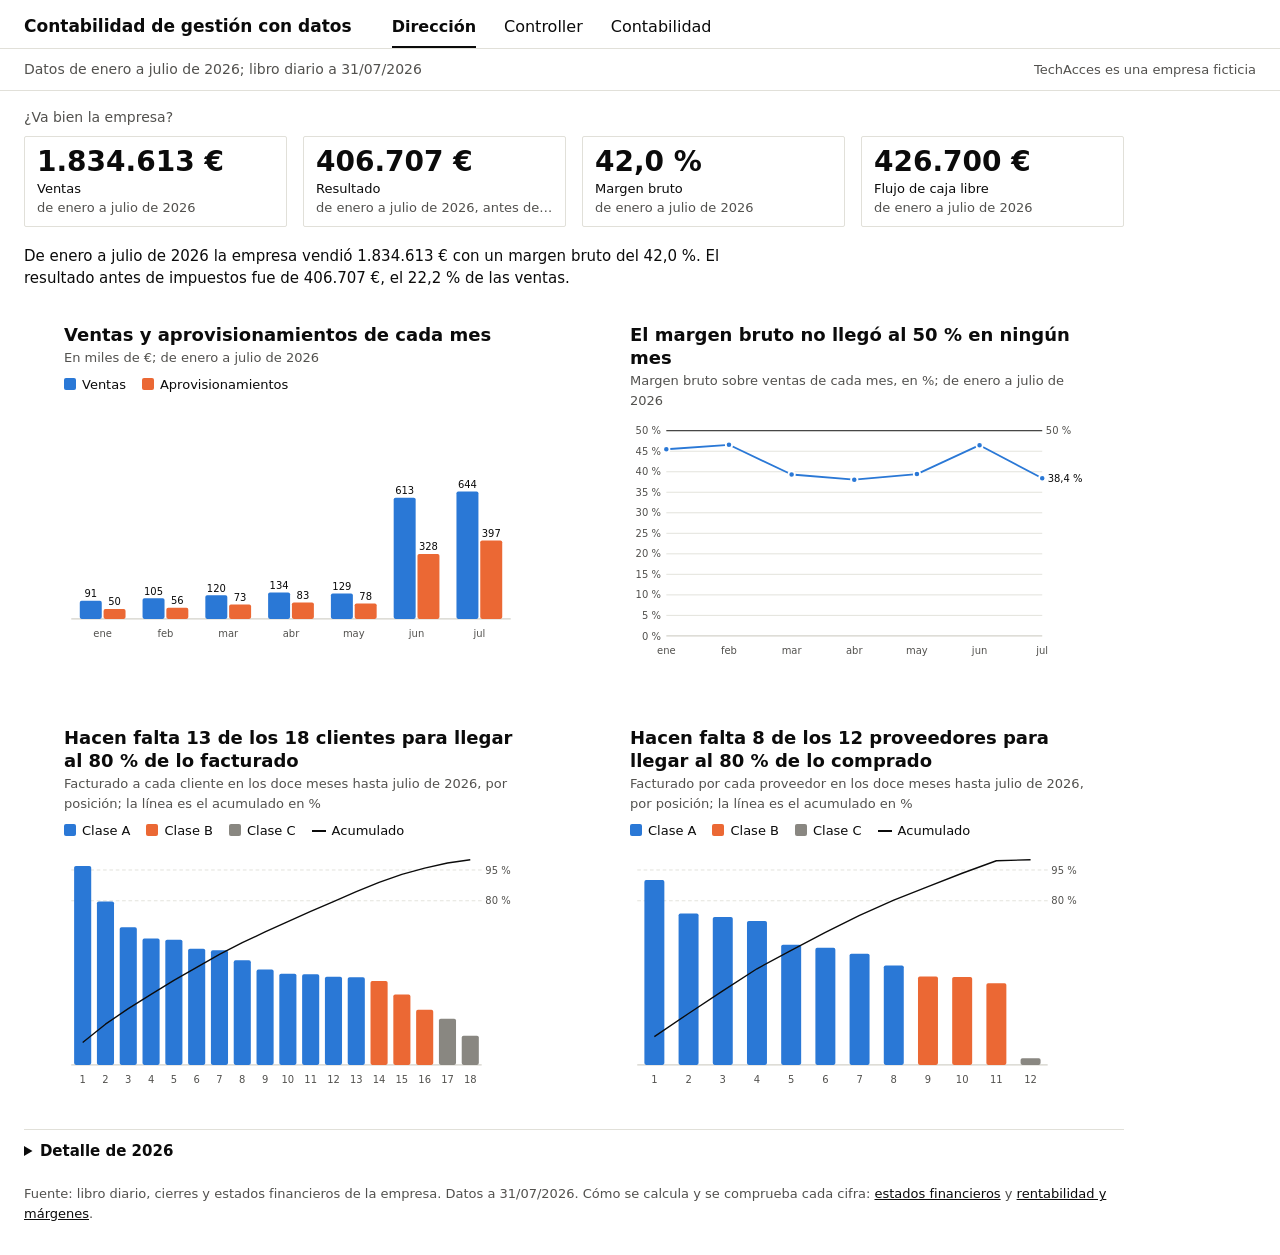
<file: index.html>
<!doctype html>
<html lang="es">
<head>
<meta charset="utf-8">
<meta name="viewport" content="width=device-width, initial-scale=1">
<title>Contabilidad de gestión con datos</title>
<meta name="description" content="Cuadro de mando de contabilidad de gestión de una empresa ficticia: dirección, controller y contabilidad, con cada cifra comprobada por otra vía.">
<link rel="stylesheet" href="estilo.css?v=5">
</head>
<body>
<header>
  <div class="barra">
    <p class="nombre">Contabilidad de gestión con datos</p>
    <nav class="pestanas" role="tablist" aria-label="Cuadros">
      <button role="tab" id="tab-direccion" aria-controls="direccion" data-pestana="direccion">Dirección</button>
      <button role="tab" id="tab-controller" aria-controls="controller" data-pestana="controller">Controller</button>
      <button role="tab" id="tab-contabilidad" aria-controls="contabilidad" data-pestana="contabilidad">Contabilidad</button>
    </nav>
  </div>
  <div class="filtros">
    <span class="viendo">Datos de enero a julio de 2026; libro diario a 31/07/2026</span>
    <span class="ficticia">TechAcces es una empresa ficticia</span>
  </div>
</header>

<main>
  <section class="pestana" id="direccion" role="tabpanel" aria-labelledby="tab-direccion">
    <p class="pregunta">¿Va bien la empresa?</p>
    <div class="cifras" id="dir-cifras"></div>
    <p class="texto" id="dir-texto"></p>
    <div class="graficos">
      <figure class="grafico" id="dir-g1"></figure>
      <figure class="grafico" id="dir-g2"></figure>
      <figure class="grafico" id="dir-g3"></figure>
      <figure class="grafico" id="dir-g4"></figure>
    </div>
    <details id="dir-detalle"><summary>Detalle por año</summary></details>
    <p class="fuente">Fuente: libro diario, cierres y estados financieros de la empresa. Datos a 31/07/2026. Cómo se calcula y se comprueba cada cifra: <a href="https://github.com/jleonceo/management-accounting-analytics/blob/main/informes/01_estados_financieros.md">estados financieros</a> y <a href="https://github.com/jleonceo/management-accounting-analytics/blob/main/informes/02_rentabilidad_y_margenes.md">rentabilidad y márgenes</a>.</p>
  </section>

  <section class="pestana" id="controller" role="tabpanel" aria-labelledby="tab-controller" hidden>
    <p class="pregunta">¿Dónde se aparta 2026 del presupuesto y de los objetivos?</p>
    <div class="cifras" id="con-cifras"></div>
    <p class="texto" id="con-texto"></p>
    <div class="graficos">
      <figure class="grafico" id="con-g1"></figure>
      <figure class="grafico" id="con-g2"></figure>
    </div>
    <details id="con-detalle"><summary>Detalle: partidas, líneas, centros, personal y clientes</summary></details>
    <p class="fuente">Fuente: libro diario, presupuesto y objetivos de la empresa. Datos a 31/07/2026. Cómo se calcula y se comprueba cada cifra: <a href="https://github.com/jleonceo/management-accounting-analytics/blob/main/informes/03_presupuesto_objetivos_y_centros.md">presupuesto y coste por centro</a> y <a href="https://github.com/jleonceo/management-accounting-analytics/blob/main/informes/04_clientes_y_proveedores.md">clientes y proveedores</a>.</p>
  </section>

  <section class="pestana" id="contabilidad" role="tabpanel" aria-labelledby="tab-contabilidad" hidden>
    <p class="pregunta">¿Qué hay que revisar en el libro diario?</p>
    <div class="cifras" id="ope-cifras"></div>
    <p class="texto" id="ope-texto"></p>
    <div id="ope-tabla"></div>
    <p class="fuente">Fuente: libro diario y cierres de la empresa. Comprobaciones a 31/07/2026. Cómo se hace cada comprobación: <a href="https://github.com/jleonceo/management-accounting-analytics/blob/main/informes/05_calidad_del_libro_diario.md">calidad del libro diario</a> y <a href="https://github.com/jleonceo/management-accounting-analytics/blob/main/informes/06_fiscal_y_cierre.md">fiscal y cierre</a>.</p>
  </section>
</main>

<div class="etiqueta-dato" id="etiqueta" role="tooltip" hidden></div>
<script src="cuadro.js?v=11"></script>
</body>
</html>
</file>
<file: estilo.css>
/* Cuadro de mando de contabilidad de gestión. Estilo de la casa: fondo blanco, Segoe UI, sin sombras, sin
   degradados, sin píldoras ni animaciones. Valores de las reglas de salida (E1 a E8) y del patrón del cuadro de mando. */

html, body { margin: 0; background: #ffffff; color: #0b0b0b; }
body { font-family: "Segoe UI", system-ui, sans-serif; font-size: 15px; line-height: 1.5; }

/* Barra de arriba: nombre en negrita y pestañas en una fila; la elegida, en negrita y subrayada. */
.barra { display: flex; flex-wrap: wrap; align-items: baseline; gap: 8px 32px; padding: 14px 24px 0; border-bottom: 1px solid #e1e0d9; }
.nombre { font-size: 17px; font-weight: 700; margin: 0 8px 0 0; }
.pestanas { display: flex; gap: 28px; flex-wrap: wrap; }
.pestanas button { font: 16px "Segoe UI", system-ui, sans-serif; color: #0b0b0b; background: none; border: 0; padding: 0 0 10px; cursor: pointer; border-bottom: 2px solid transparent; }
.pestanas button[aria-selected="true"] { font-weight: 700; border-bottom-color: #0b0b0b; }
.pestanas button:focus-visible, .filtros select:focus-visible, .filtros button:focus-visible { outline: 2px solid #0b0b0b; outline-offset: 2px; }

/* Filtros que valen para todas las pestañas y la línea «Viendo». */
.filtros { display: flex; flex-wrap: wrap; align-items: center; gap: 8px 16px; padding: 10px 24px; border-bottom: 1px solid #e1e0d9; font-size: 14px; }
.filtros label { display: flex; align-items: center; gap: 8px; }
.filtros select { font: 14px "Segoe UI", system-ui, sans-serif; padding: 2px 4px; }
.filtros button { font: 13px "Segoe UI", system-ui, sans-serif; background: #ffffff; border: 1px solid #c3c2b7; border-radius: 2px; padding: 2px 10px; cursor: pointer; color: #0b0b0b; }
.filtros button:disabled { color: #898781; cursor: default; }
.viendo { color: #52514e; }
.ficticia { margin-left: auto; color: #52514e; font-size: 13px; }

main { padding: 16px 24px 32px; max-width: 1100px; }
.pestana[hidden] { display: none; }

/* La pregunta de la pestaña, en una línea. */
.pregunta { font-size: 14px; color: #52514e; margin: 0 0 8px; }

/* Cifras de arriba: cuatro casillas iguales; número a 28 px en negrita, etiqueta y contexto a 13 px. */
.cifras { display: grid; grid-template-columns: repeat(4, minmax(0, 1fr)); gap: 16px; margin: 0 0 18px; }
.cifra { border: 1px solid #e1e0d9; border-radius: 2px; padding: 8px 12px; }
.cifra p { margin: 0; white-space: nowrap; overflow: hidden; text-overflow: ellipsis; }
.cifra .numero { font-size: 28px; font-weight: 700; line-height: 1.2; }
.cifra .etiqueta { font-size: 13px; }
.cifra .contexto { font-size: 13px; color: #52514e; }
.cifra:focus-visible, .cifra:focus { outline: 2px solid #0b0b0b; outline-offset: 1px; }

.texto { max-width: 75ch; margin: 0 0 18px; }

/* Dos gráficos lado a lado, título que concluye a 18 px, subtítulo con medida, unidad y periodo, fuente al pie. */
.graficos { display: grid; grid-template-columns: repeat(2, minmax(0, 1fr)); gap: 32px; }
.grafico h2 { font-size: 18px; font-weight: 700; line-height: 1.3; margin: 0 0 2px; }
.grafico .subtitulo { font-size: 13px; color: #52514e; margin: 0 0 8px; }
.grafico svg { display: block; width: 100%; height: auto; overflow: visible; }
.leyenda { display: flex; flex-wrap: wrap; gap: 4px 16px; font-size: 13px; color: #0b0b0b; margin: 0 0 6px; padding: 0; list-style: none; }
.leyenda span.marca { display: inline-block; width: 12px; height: 12px; margin-right: 6px; vertical-align: -1px; border-radius: 2px; }
.leyenda span.raya { display: inline-block; width: 14px; height: 2px; margin-right: 6px; vertical-align: 3px; }

svg text { font-family: "Segoe UI", system-ui, sans-serif; fill: #52514e; font-size: 11px; }
svg text.valor { fill: #0b0b0b; font-size: 11px; }
svg .dato { cursor: default; }
svg .dato:focus { outline: none; }
svg .dato:focus rect, svg .dato:focus circle { stroke: #0b0b0b; stroke-width: 2px; }

/* El detalle, plegado: el lector lo abre si lo necesita. */
details { margin: 22px 0 0; border-top: 1px solid #e1e0d9; padding-top: 10px; }
summary { cursor: pointer; font-weight: 700; font-size: 15px; }
details .nota { font-size: 13px; color: #52514e; margin: 6px 0 0; max-width: 90ch; }

/* Tablas como las del Gobierno británico: línea bajo la cabecera y sobre el total, sin rayas entre filas. */
.tabla-caja { overflow-x: auto; }
table { border-collapse: collapse; font-size: 13px; margin: 12px 0 0; font-variant-numeric: tabular-nums; }
caption { text-align: left; font-weight: 700; font-size: 14px; padding: 0 0 6px; }
th { text-align: left; font-weight: 700; padding: 5px 16px 5px 0; border-bottom: 1px solid #0b0b0b; vertical-align: bottom; }
td { text-align: left; padding: 4px 16px 4px 0; vertical-align: top; }
th.num, td.num { text-align: right; }
tr.total td { font-weight: 700; border-top: 1px solid #0b0b0b; }
td.aviso { font-weight: 700; }

.descarga { margin: 10px 0 0; }
.descarga button { font: 13px "Segoe UI", system-ui, sans-serif; background: #ffffff; border: 1px solid #c3c2b7; border-radius: 2px; padding: 3px 10px; cursor: pointer; }

.fuente { font-size: 13px; color: #52514e; margin: 22px 0 0; }
.fuente a { color: #0b0b0b; }
.error { font-weight: 700; }

/* Etiqueta al pasar el ratón o con el tabulador: fondo blanco, borde fino, sin sombra. */
.etiqueta-dato { position: fixed; z-index: 10; max-width: 320px; padding: 4px 8px; font-size: 13px; line-height: 1.4; color: #0b0b0b; background: #ffffff; border: 1px solid #0b0b0b; pointer-events: none; }
.etiqueta-dato[hidden] { display: none; }

@media (max-width: 1000px) {
  .graficos { grid-template-columns: 1fr; }
  .cifras { grid-template-columns: repeat(2, minmax(0, 1fr)); }
}
@media (max-width: 560px) {
  .barra, .filtros, main { padding-left: 16px; padding-right: 16px; }
  .cifras { grid-template-columns: 1fr; }
  .ficticia { margin-left: 0; }
}
</file>
